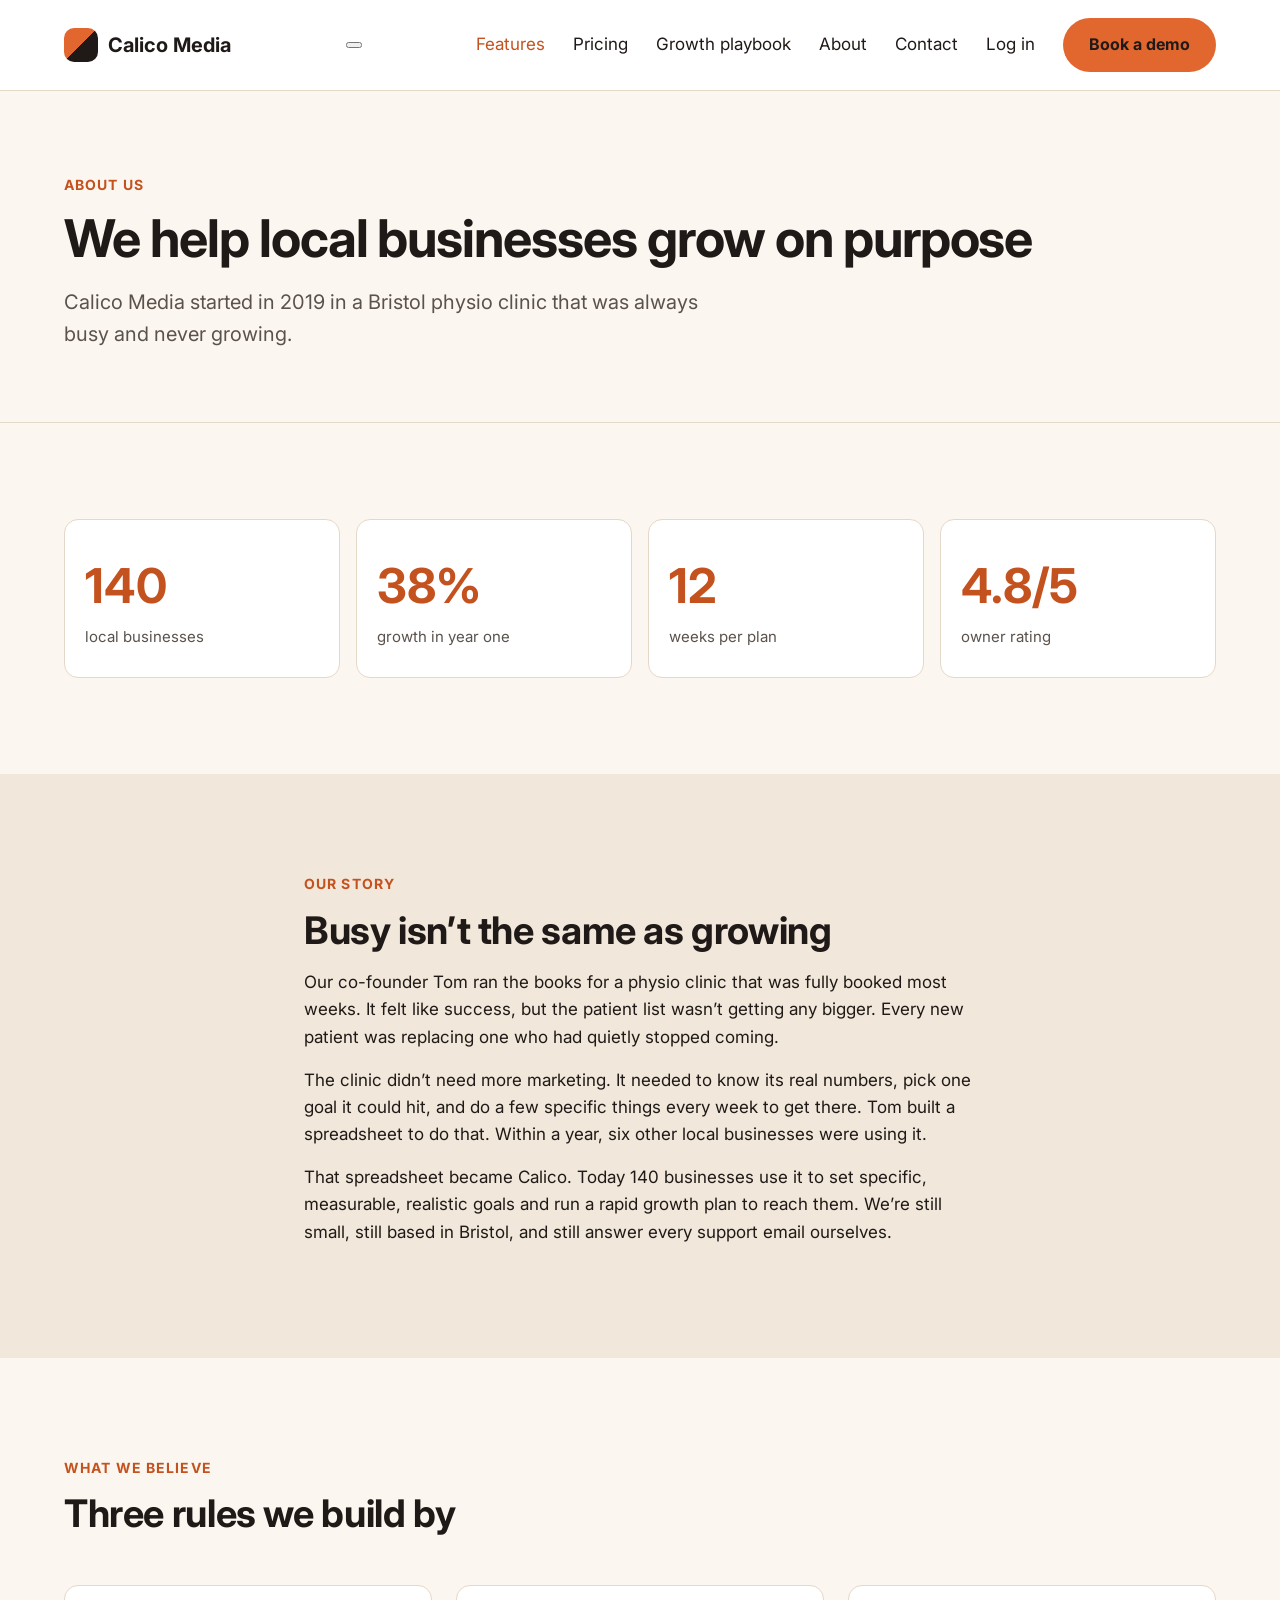
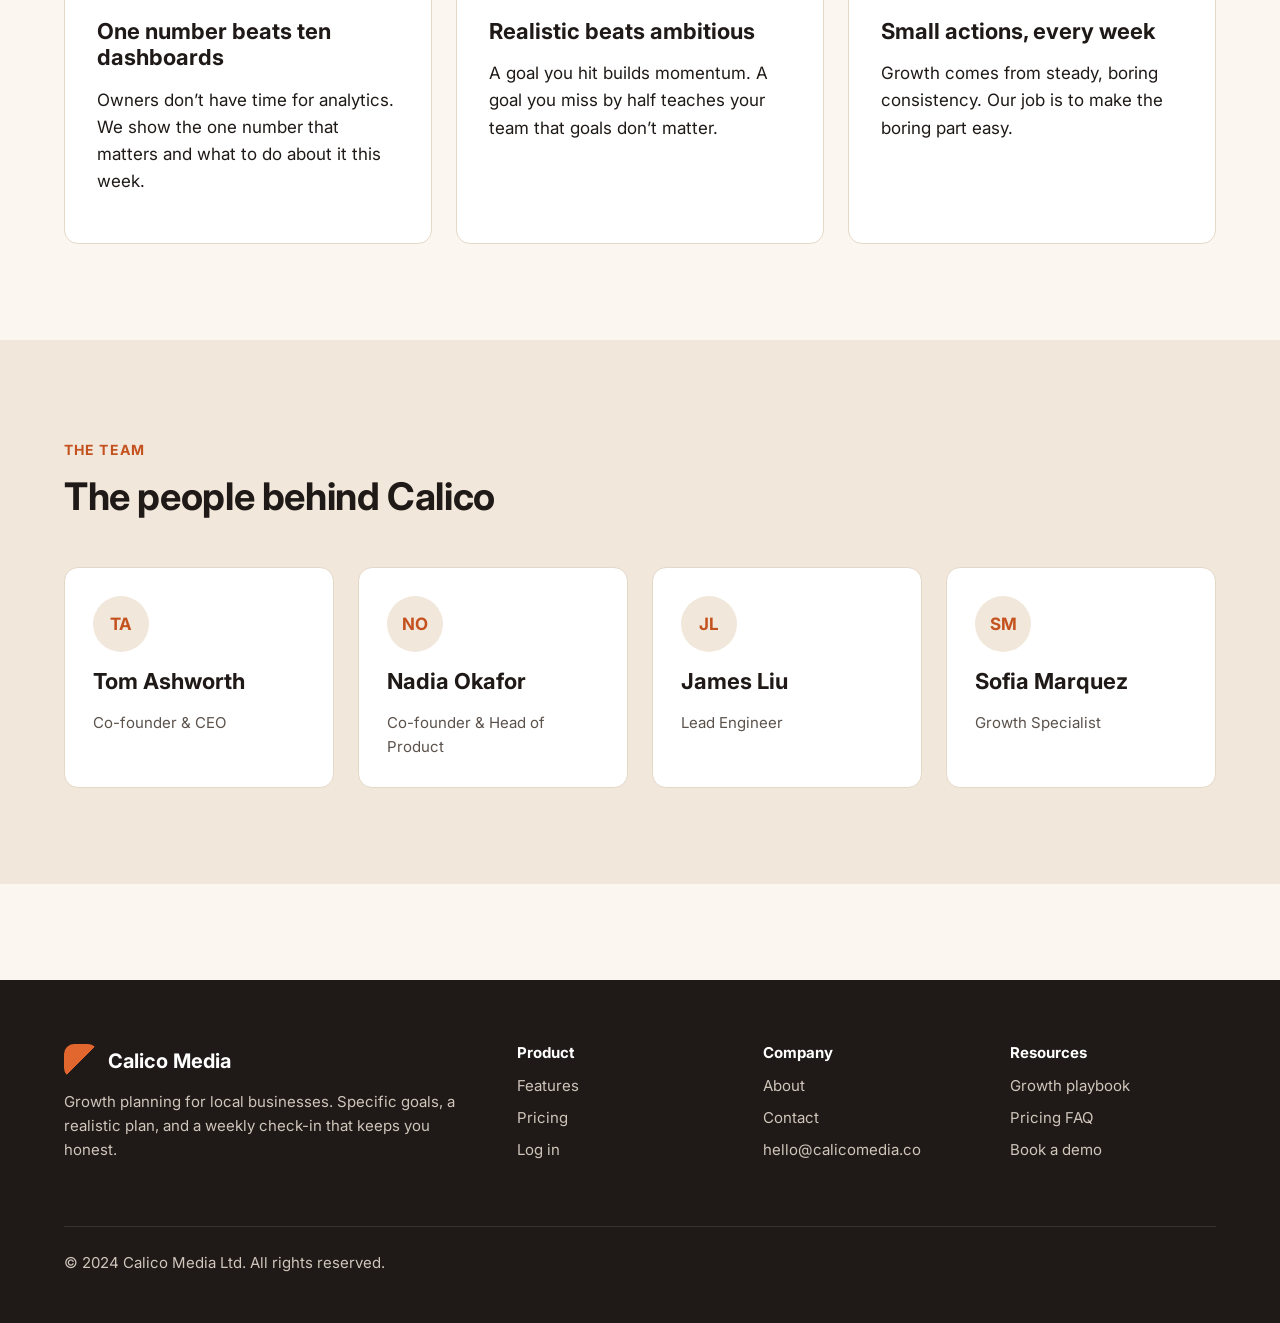
<file: public/about.html>
<!DOCTYPE html>
<html lang="en">
<head>
  <meta charset="utf-8">
  <meta name="viewport" content="width=device-width, initial-scale=1">
  <title>About | Calico Media</title>
  <meta name="description" content="Calico Media builds growth planning software for local businesses. Here is who we are and why we started.">
  <link rel="preconnect" href="https://fonts.googleapis.com">
  <link rel="preconnect" href="https://fonts.gstatic.com" crossorigin>
  <link href="https://fonts.googleapis.com/css2?family=Inter:wght@100;200;300;400;500;600;700;800;900&display=swap" rel="stylesheet">
  <link rel="stylesheet" href="css/styles.css">
</head>
<body>
<header class="site-header">
  <div class="container">
    <a class="logo" href="index.html"><span class="logo-mark"></span>Calico Media</a>

    <button class="nav-toggle" type="button" aria-label="Menu" aria-expanded="false" aria-controls="main-nav">
      <span class="nav-toggle-bar"></span>
      <span class="nav-toggle-bar"></span>
      <span class="nav-toggle-bar"></span>
    </button>

    <nav id="main-nav" aria-label="Main">
      <ul class="nav-links">
        <li><a href="features.html" aria-current="page">Features</a></li>
        <li><a href="pricing.html">Pricing</a></li>
        <li><a href="index.html#playbook">Growth playbook</a></li>
        <li><a href="about.html">About</a></li>
        <li><a href="contact.html">Contact</a></li>
        <li><a href="https://app.calicomedia.co/login">Log in</a></li>
        <li><a class="btn" href="contact.html">Book a demo</a></li>
      </ul>
    </nav>
  </div>
</header>

  <main>
    <section class="page-header">
      <div class="container">
        <span class="eyebrow">About us</span>
        <h1>We help local businesses grow on purpose</h1>
        <p class="lead">Calico Media started in 2019 in a Bristol physio clinic that was always busy and never growing.</p>
      </div>
    </section>

    <section class="section">
      <div class="container">
        <div class="stats">
          <div class="stat">
            <span class="stat-number">140</span>
            <span class="stat-label">local businesses</span>
          </div>
          <div class="stat">
            <span class="stat-number">38%</span>
            <span class="stat-label">growth in year one</span>
          </div>
          <div class="stat">
            <span class="stat-number">12</span>
            <span class="stat-label">weeks per plan</span>
          </div>
          <div class="stat">
            <span class="stat-number">4.8/5</span>
            <span class="stat-label">owner rating</span>
          </div>
        </div>
      </div>
    </section>

    <section class="section section--sand">
      <div class="container prose">
        <span class="eyebrow">Our story</span>
        <h2>Busy isn&rsquo;t the same as growing</h2>
        <p>Our co-founder Tom ran the books for a physio clinic that was fully booked most weeks. It felt like success, but the patient list wasn&rsquo;t getting any bigger. Every new patient was replacing one who had quietly stopped coming.</p>
        <p>The clinic didn&rsquo;t need more marketing. It needed to know its real numbers, pick one goal it could hit, and do a few specific things every week to get there. Tom built a spreadsheet to do that. Within a year, six other local businesses were using it.</p>
        <p>That spreadsheet became Calico. Today 140 businesses use it to set specific, measurable, realistic goals and run a rapid growth plan to reach them. We&rsquo;re still small, still based in Bristol, and still answer every support email ourselves.</p>
      </div>
    </section>

    <section class="section">
      <div class="container">
        <div class="section-intro">
          <span class="eyebrow">What we believe</span>
          <h2>Three rules we build by</h2>
        </div>
        <div class="steps">
          <div class="step">
            <h3>One number beats ten dashboards</h3>
            <p>Owners don&rsquo;t have time for analytics. We show the one number that matters and what to do about it this week.</p>
          </div>
          <div class="step">
            <h3>Realistic beats ambitious</h3>
            <p>A goal you hit builds momentum. A goal you miss by half teaches your team that goals don&rsquo;t matter.</p>
          </div>
          <div class="step">
            <h3>Small actions, every week</h3>
            <p>Growth comes from steady, boring consistency. Our job is to make the boring part easy.</p>
          </div>
        </div>
      </div>
    </section>

    <section class="section section--sand">
      <div class="container">
        <div class="section-intro">
          <span class="eyebrow">The team</span>
          <h2>The people behind Calico</h2>
        </div>
        <div class="team-grid">
          <div class="person">
            <div class="avatar">TA</div>
            <h3>Tom Ashworth</h3>
            <p>Co-founder &amp; CEO</p>
          </div>
          <div class="person">
            <div class="avatar">NO</div>
            <h3>Nadia Okafor</h3>
            <p>Co-founder &amp; Head of Product</p>
          </div>
          <div class="person">
            <div class="avatar">JL</div>
            <h3>James Liu</h3>
            <p>Lead Engineer</p>
          </div>
          <div class="person">
            <div class="avatar">SM</div>
            <h3>Sofia Marquez</h3>
            <p>Growth Specialist</p>
          </div>
        </div>
      </div>
    </section>
  </main>

  <footer class="site-footer">
    <div class="container">
      <div class="footer-grid">
        <div>
          <a class="logo" href="index.html"><span class="logo-mark"></span>Calico Media</a>
          <p>Growth planning for local businesses. Specific goals, a realistic plan, and a weekly check-in that keeps you honest.</p>
        </div>
        <div>
          <h4>Product</h4>
          <ul>
            <li><a href="features.html">Features</a></li>
            <li><a href="pricing.html">Pricing</a></li>
            <li><a href="https://app.calicomedia.co/login">Log in</a></li>
          </ul>
        </div>
        <div>
          <h4>Company</h4>
          <ul>
            <li><a href="about.html">About</a></li>
            <li><a href="contact.html">Contact</a></li>
            <li><a href="mailto:hello@calicomedia.co">hello@calicomedia.co</a></li>
          </ul>
        </div>
        <div>
          <h4>Resources</h4>
          <ul>
            <li><a href="index.html#playbook">Growth playbook</a></li>
            <li><a href="pricing.html#faq">Pricing FAQ</a></li>
            <li><a href="contact.html">Book a demo</a></li>
          </ul>
        </div>
      </div>
      <div class="footer-bottom">
        <p>&copy; 2024 Calico Media Ltd. All rights reserved.</p>
      </div>
    </div>
  </footer>
  <script src="js/nav.js"></script>
</body>
</html>
</file>
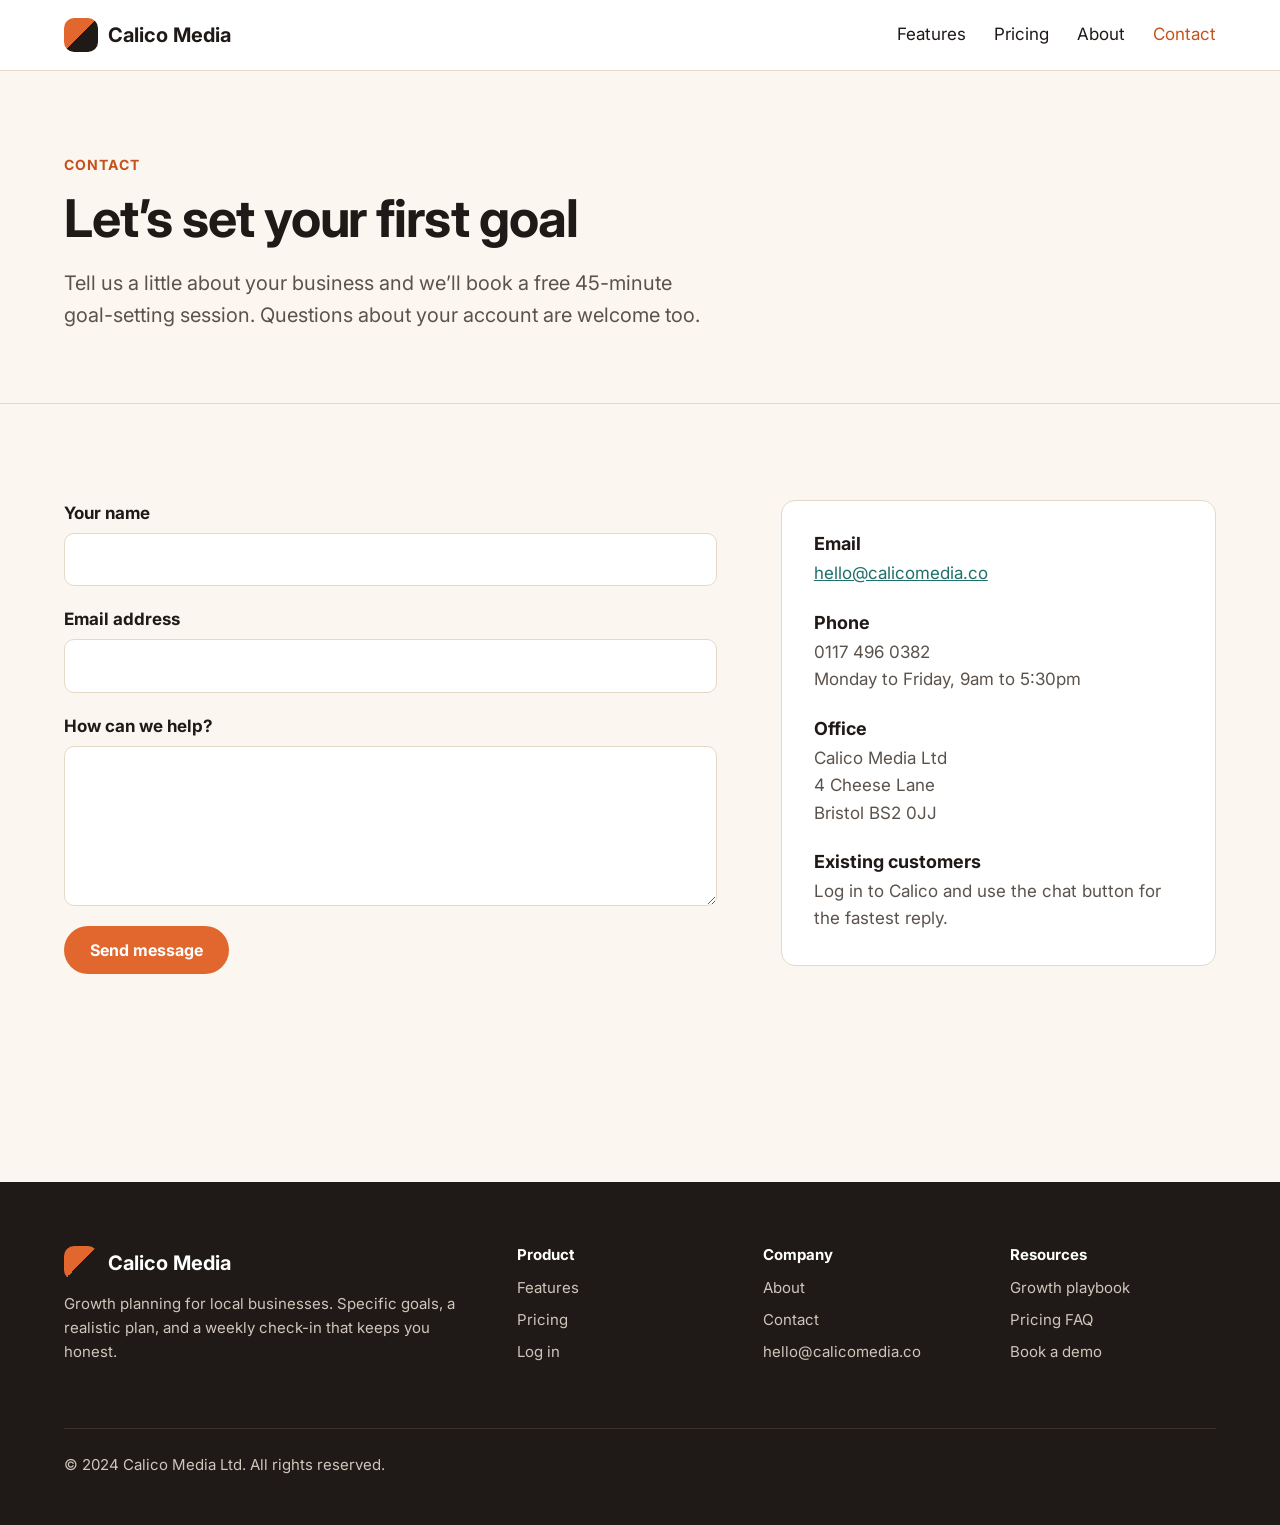
<file: public/contact.html>
<!DOCTYPE html>
<html lang="en">
<head>
  <meta charset="utf-8">
  <meta name="viewport" content="width=device-width, initial-scale=1">
  <title>Contact | Calico Media</title>
  <meta name="description" content="Book a demo or ask us a question. We reply within one business day.">
  <link rel="preconnect" href="https://fonts.googleapis.com">
  <link rel="preconnect" href="https://fonts.gstatic.com" crossorigin>
  <link href="https://fonts.googleapis.com/css2?family=Inter:wght@100;200;300;400;500;600;700;800;900&display=swap" rel="stylesheet">
  <link rel="stylesheet" href="css/styles.css">
</head>
<body>
  <header class="site-header">
    <div class="container">
      <a class="logo" href="index.html"><span class="logo-mark"></span>Calico Media</a>
      <nav aria-label="Main">
        <ul class="nav-links">
          <li><a href="features.html">Features</a></li>
          <li><a href="pricing.html">Pricing</a></li>
          <li><a href="about.html">About</a></li>
          <li><a href="contact.html" aria-current="page">Contact</a></li>
        </ul>
      </nav>
    </div>
  </header>

  <main>
    <section class="page-header">
      <div class="container">
        <span class="eyebrow">Contact</span>
        <h1>Let&rsquo;s set your first goal</h1>
        <p class="lead">Tell us a little about your business and we&rsquo;ll book a free 45-minute goal-setting session. Questions about your account are welcome too.</p>
      </div>
    </section>

    <section class="section">
      <div class="container contact-layout">
        <form class="contact-form" id="contact-form" action="/contact" method="post">

  <!-- Honeypot: real visitors should leave this empty -->
          <div class="form-honeypot">
           <label for="website">Website</label>
            <input
              type="text"
              id="website"
              name="website"
              tabindex="-1"
              autocomplete="off"
              >
          </div>

  <!-- Form load timestamp -->
          <input type="hidden" id="form-loaded-at" name="form_loaded_at">

          <label for="name">Your name</label>
          <input type="text" id="name" name="name" required>

          <label for="email">Email address</label>
          <input type="email" id="email" name="email" required>

          <label for="message">How can we help?</label>
          <textarea id="message" name="message" required></textarea>

          <button class="btn" type="submit">Send message</button>
          <p class="form-status" id="form-status" role="status"></p>
        </form>

        <aside class="contact-aside">
          <h3>Email</h3>
          <p><a href="mailto:hello@calicomedia.co">hello@calicomedia.co</a></p>
          <h3>Phone</h3>
          <p>0117 496 0382<br>Monday to Friday, 9am to 5:30pm</p>
          <h3>Office</h3>
          <p>Calico Media Ltd<br>4 Cheese Lane<br>Bristol BS2 0JJ</p>
          <h3>Existing customers</h3>
          <p>Log in to Calico and use the chat button for the fastest reply.</p>
        </aside>
      </div>
    </section>
  </main>

  <footer class="site-footer">
    <div class="container">
      <div class="footer-grid">
        <div>
          <a class="logo" href="index.html"><span class="logo-mark"></span>Calico Media</a>
          <p>Growth planning for local businesses. Specific goals, a realistic plan, and a weekly check-in that keeps you honest.</p>
        </div>
        <div>
          <h4>Product</h4>
          <ul>
            <li><a href="features.html">Features</a></li>
            <li><a href="pricing.html">Pricing</a></li>
            <li><a href="https://app.calicomedia.co/login">Log in</a></li>
          </ul>
        </div>
        <div>
          <h4>Company</h4>
          <ul>
            <li><a href="about.html">About</a></li>
            <li><a href="contact.html">Contact</a></li>
            <li><a href="mailto:hello@calicomedia.co">hello@calicomedia.co</a></li>
          </ul>
        </div>
        <div>
          <h4>Resources</h4>
          <ul>
            <li><a href="index.html#playbook">Growth playbook</a></li>
            <li><a href="pricing.html#faq">Pricing FAQ</a></li>
            <li><a href="contact.html">Book a demo</a></li>
          </ul>
        </div>
      </div>
      <div class="footer-bottom">
        <p>&copy; 2024 Calico Media Ltd. All rights reserved.</p>
      </div>
    </div>
  </footer>
  <script src="js/contact.js"></script>
</body>
</html>
</file>
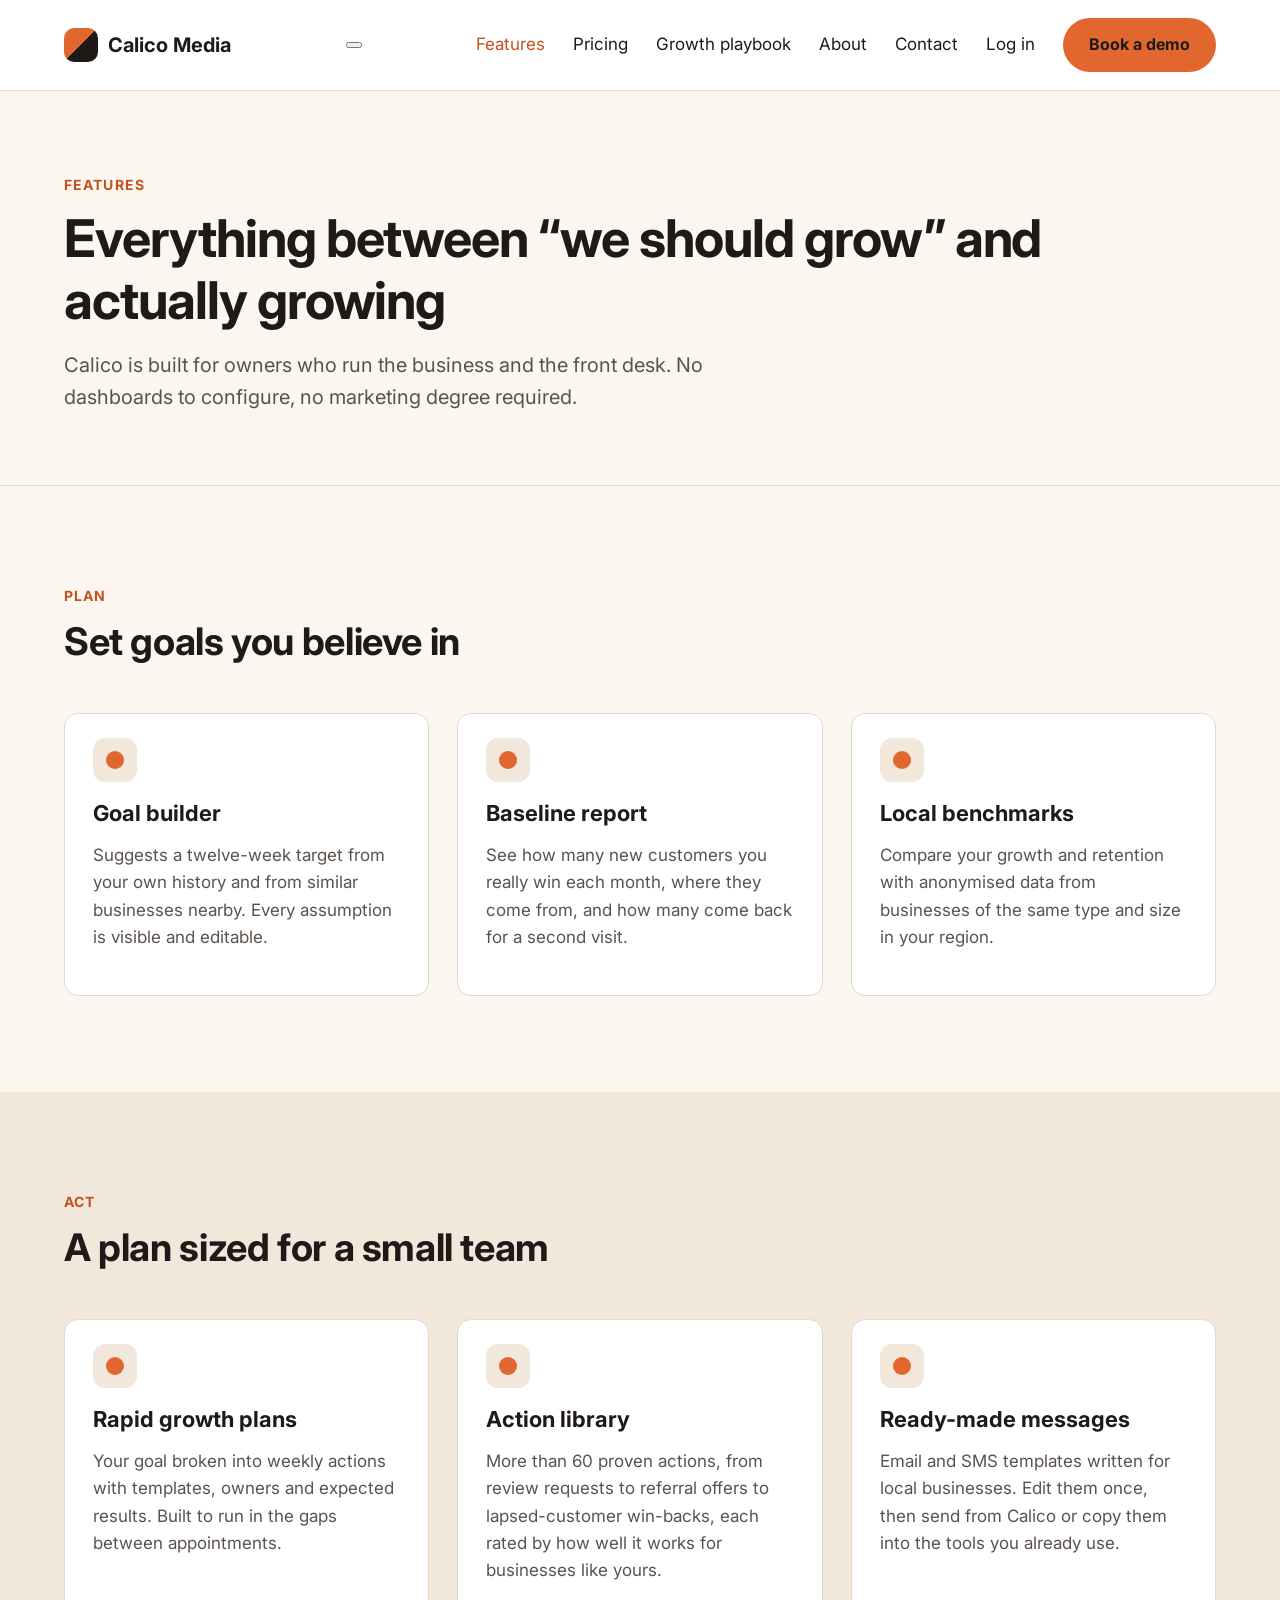
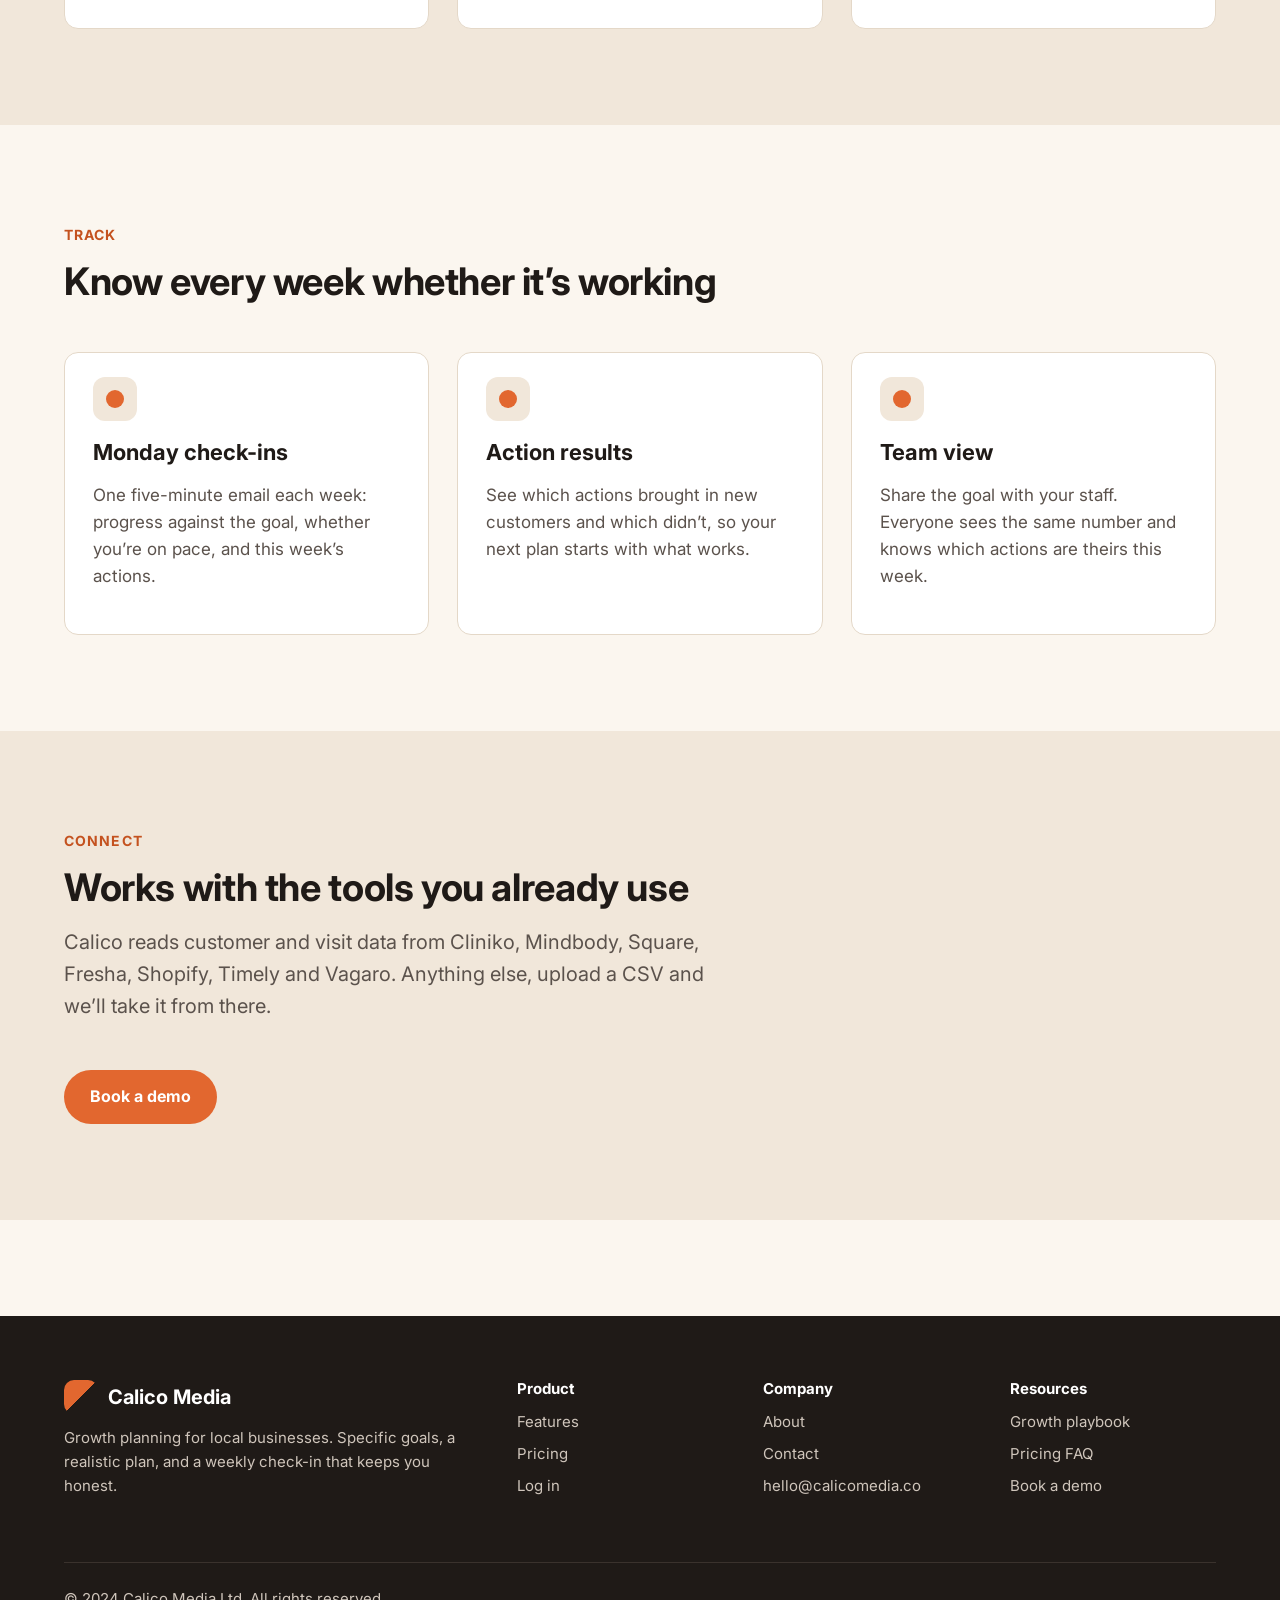
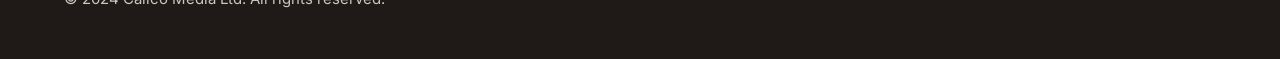
<file: public/features.html>
<!DOCTYPE html>
<html lang="en">
<head>
  <meta charset="utf-8">
  <meta name="viewport" content="width=device-width, initial-scale=1">
  <title>Features | Calico Media</title>
  <meta name="description" content="Goal builder, rapid growth plans, Monday check-ins and more. See everything Calico does to help local businesses grow.">
  <link rel="preconnect" href="https://fonts.googleapis.com">
  <link rel="preconnect" href="https://fonts.gstatic.com" crossorigin>
  <link href="https://fonts.googleapis.com/css2?family=Inter:wght@100;200;300;400;500;600;700;800;900&display=swap" rel="stylesheet">
  <link rel="stylesheet" href="css/styles.css">
</head>
<body>
 <header class="site-header">
  <div class="container">
    <a class="logo" href="index.html"><span class="logo-mark"></span>Calico Media</a>

    <button class="nav-toggle" type="button" aria-label="Menu" aria-expanded="false" aria-controls="main-nav">
      <span class="nav-toggle-bar"></span>
      <span class="nav-toggle-bar"></span>
      <span class="nav-toggle-bar"></span>
    </button>

    <nav id="main-nav" aria-label="Main">
      <ul class="nav-links">
        <li><a href="features.html" aria-current="page">Features</a></li>
        <li><a href="pricing.html">Pricing</a></li>
        <li><a href="index.html#playbook">Growth playbook</a></li>
        <li><a href="about.html">About</a></li>
        <li><a href="contact.html">Contact</a></li>
        <li><a href="https://app.calicomedia.co/login">Log in</a></li>
        <li><a class="btn" href="contact.html">Book a demo</a></li>
      </ul>
    </nav>
  </div>
</header>

  <main>
    <section class="page-header">
      <div class="container">
        <span class="eyebrow">Features</span>
        <h1>Everything between &ldquo;we should grow&rdquo; and actually growing</h1>
        <p class="lead">Calico is built for owners who run the business and the front desk. No dashboards to configure, no marketing degree required.</p>
      </div>
    </section>

    <section class="section">
      <div class="container">
        <div class="section-intro">
          <span class="eyebrow">Plan</span>
          <h2>Set goals you believe in</h2>
        </div>
        <div class="card-grid">
          <div class="card">
            <div class="card-body">
              <div class="icon-dot"></div>
              <h3>Goal builder</h3>
              <p>Suggests a twelve-week target from your own history and from similar businesses nearby. Every assumption is visible and editable.</p>
            </div>
          </div>
          <div class="card">
            <div class="card-body">
              <div class="icon-dot"></div>
              <h3>Baseline report</h3>
              <p>See how many new customers you really win each month, where they come from, and how many come back for a second visit.</p>
            </div>
          </div>
          <div class="card">
            <div class="card-body">
              <div class="icon-dot"></div>
              <h3>Local benchmarks</h3>
              <p>Compare your growth and retention with anonymised data from businesses of the same type and size in your region.</p>
            </div>
          </div>
        </div>
      </div>
    </section>

    <section class="section section--sand">
      <div class="container">
        <div class="section-intro">
          <span class="eyebrow">Act</span>
          <h2>A plan sized for a small team</h2>
        </div>
        <div class="card-grid">
          <div class="card">
            <div class="card-body">
              <div class="icon-dot"></div>
              <h3>Rapid growth plans</h3>
              <p>Your goal broken into weekly actions with templates, owners and expected results. Built to run in the gaps between appointments.</p>
            </div>
          </div>
          <div class="card">
            <div class="card-body">
              <div class="icon-dot"></div>
              <h3>Action library</h3>
              <p>More than 60 proven actions, from review requests to referral offers to lapsed-customer win-backs, each rated by how well it works for businesses like yours.</p>
            </div>
          </div>
          <div class="card">
            <div class="card-body">
              <div class="icon-dot"></div>
              <h3>Ready-made messages</h3>
              <p>Email and SMS templates written for local businesses. Edit them once, then send from Calico or copy them into the tools you already use.</p>
            </div>
          </div>
        </div>
      </div>
    </section>

    <section class="section">
      <div class="container">
        <div class="section-intro">
          <span class="eyebrow">Track</span>
          <h2>Know every week whether it&rsquo;s working</h2>
        </div>
        <div class="card-grid">
          <div class="card">
            <div class="card-body">
              <div class="icon-dot"></div>
              <h3>Monday check-ins</h3>
              <p>One five-minute email each week: progress against the goal, whether you&rsquo;re on pace, and this week&rsquo;s actions.</p>
            </div>
          </div>
          <div class="card">
            <div class="card-body">
              <div class="icon-dot"></div>
              <h3>Action results</h3>
              <p>See which actions brought in new customers and which didn&rsquo;t, so your next plan starts with what works.</p>
            </div>
          </div>
          <div class="card">
            <div class="card-body">
              <div class="icon-dot"></div>
              <h3>Team view</h3>
              <p>Share the goal with your staff. Everyone sees the same number and knows which actions are theirs this week.</p>
            </div>
          </div>
        </div>
      </div>
    </section>

    <section class="section section--sand">
      <div class="container">
        <div class="section-intro">
          <span class="eyebrow">Connect</span>
          <h2>Works with the tools you already use</h2>
          <p class="lead">Calico reads customer and visit data from Cliniko, Mindbody, Square, Fresha, Shopify, Timely and Vagaro. Anything else, upload a CSV and we&rsquo;ll take it from there.</p>
        </div>
        <a class="btn" href="contact.html">Book a demo</a>
      </div>
    </section>
  </main>

  <footer class="site-footer">
    <div class="container">
      <div class="footer-grid">
        <div>
          <a class="logo" href="index.html"><span class="logo-mark"></span>Calico Media</a>
          <p>Growth planning for local businesses. Specific goals, a realistic plan, and a weekly check-in that keeps you honest.</p>
        </div>
        <div>
          <h4>Product</h4>
          <ul>
            <li><a href="features.html">Features</a></li>
            <li><a href="pricing.html">Pricing</a></li>
            <li><a href="https://app.calicomedia.co/login">Log in</a></li>
          </ul>
        </div>
        <div>
          <h4>Company</h4>
          <ul>
            <li><a href="about.html">About</a></li>
            <li><a href="contact.html">Contact</a></li>
            <li><a href="mailto:hello@calicomedia.co">hello@calicomedia.co</a></li>
          </ul>
        </div>
        <div>
          <h4>Resources</h4>
          <ul>
            <li><a href="index.html#playbook">Growth playbook</a></li>
            <li><a href="pricing.html#faq">Pricing FAQ</a></li>
            <li><a href="contact.html">Book a demo</a></li>
          </ul>
        </div>
      </div>
      <div class="footer-bottom">
        <p>&copy; 2024 Calico Media Ltd. All rights reserved.</p>
      </div>
    </div>
  </footer>
  <script src="js/nav.js"></script>
</body>
</html>
</file>
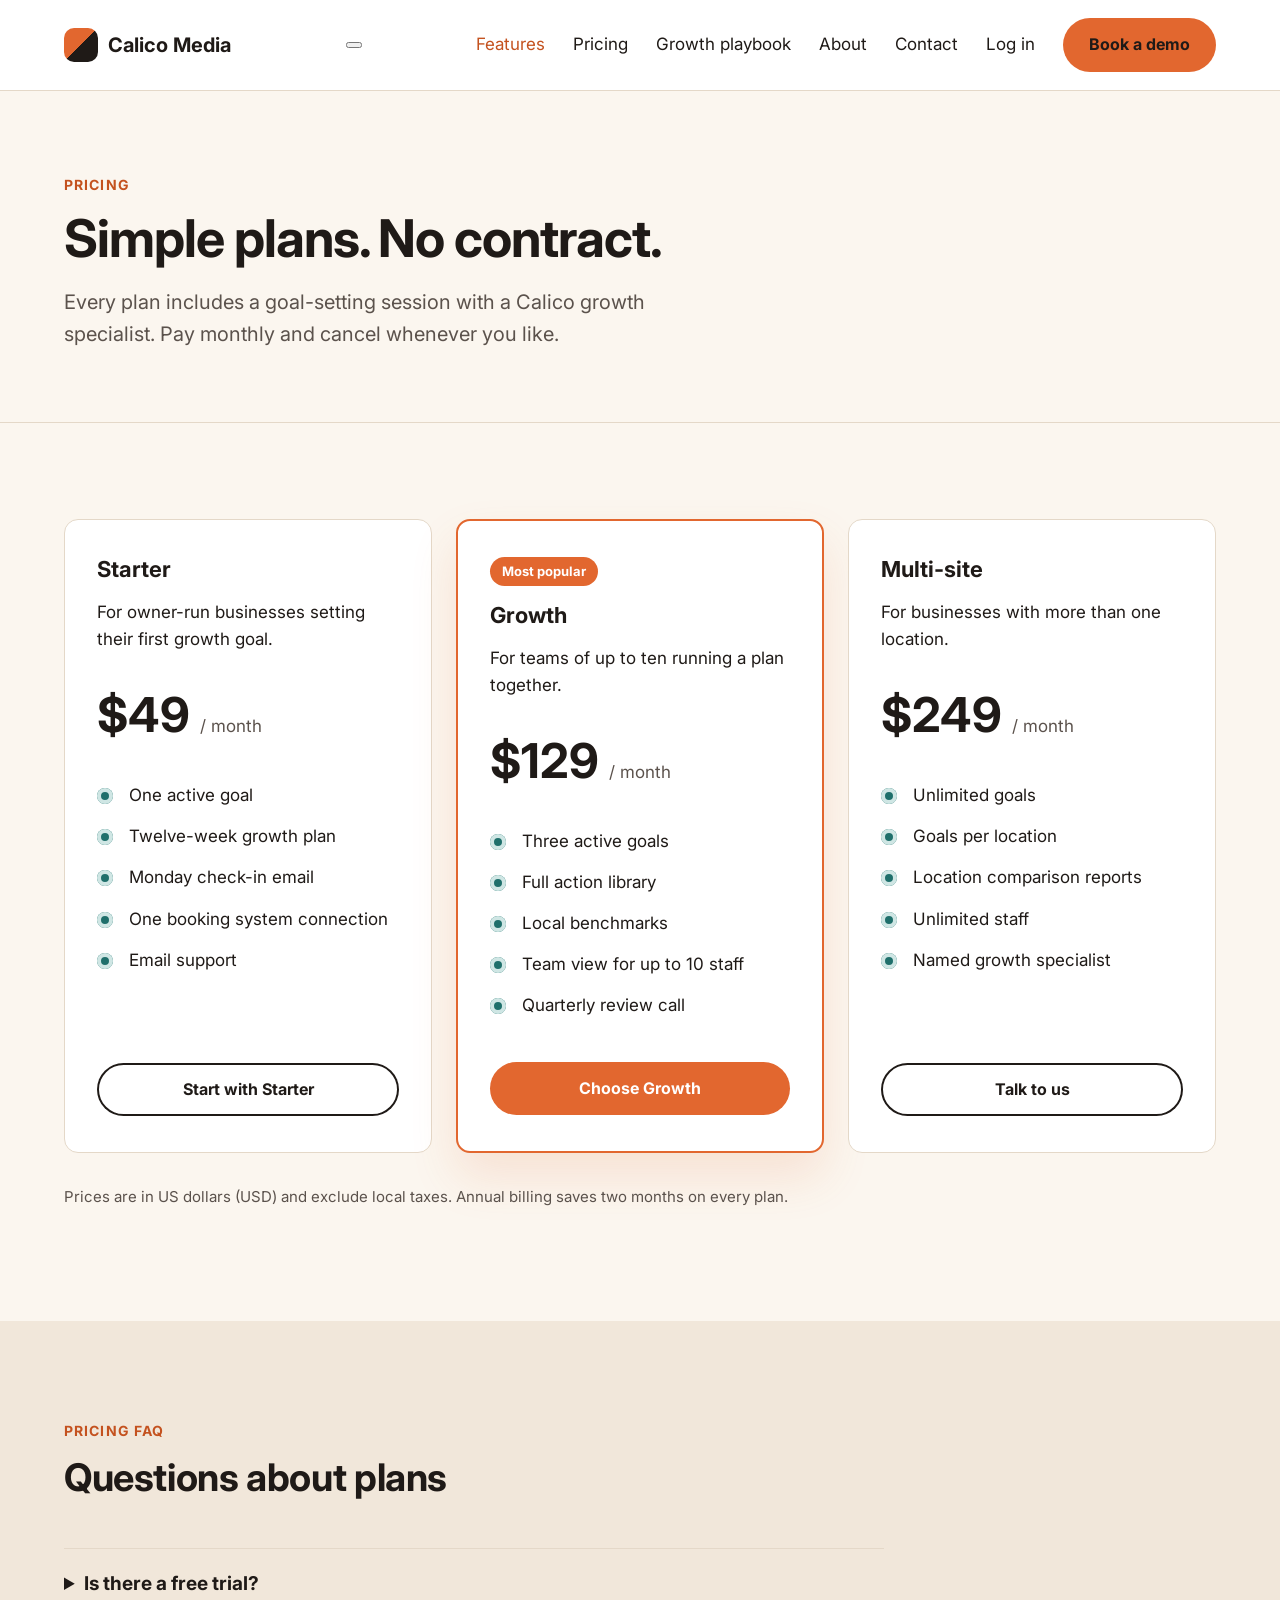
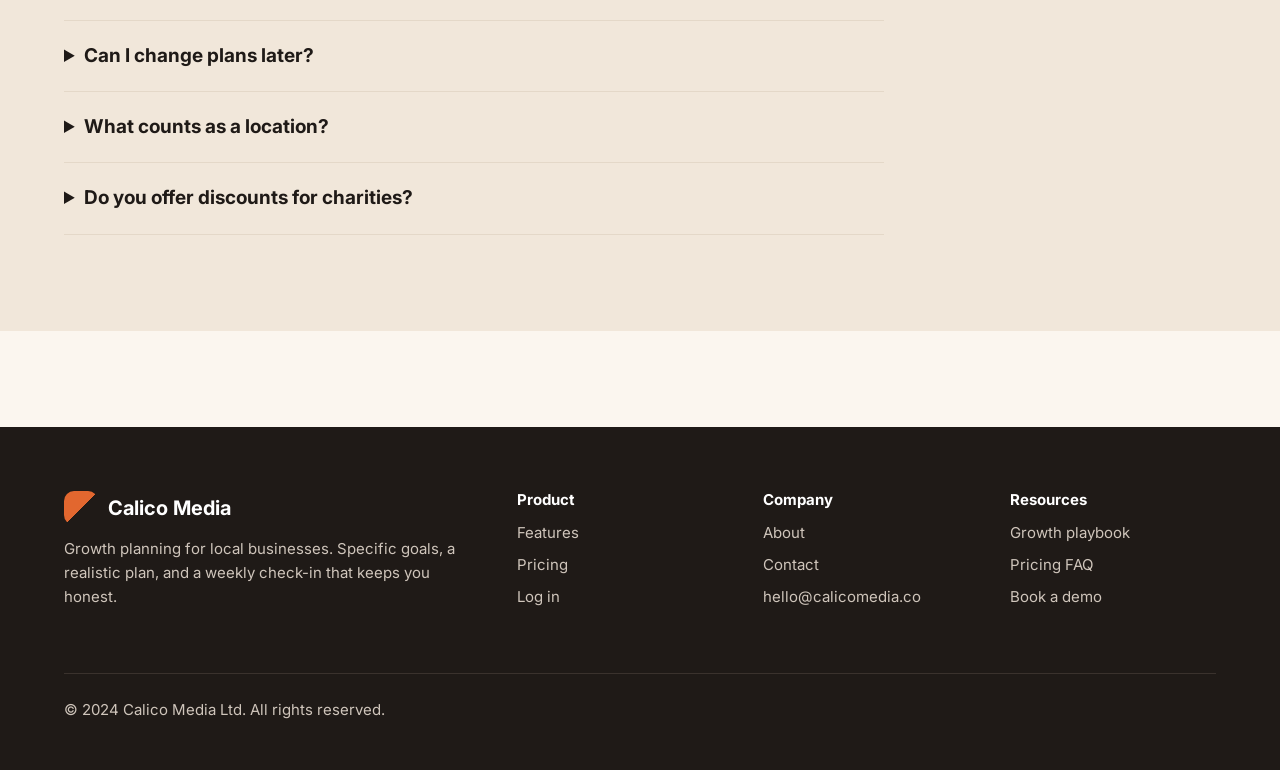
<file: public/pricing.html>
<!DOCTYPE html>
<html lang="en">
<head>
  <meta charset="utf-8">
  <meta name="viewport" content="width=device-width, initial-scale=1">
  <title>Pricing | Calico Media</title>
  <meta name="description" content="Simple monthly plans for local businesses. No contract, cancel any time.">
  <link rel="preconnect" href="https://fonts.googleapis.com">
  <link rel="preconnect" href="https://fonts.gstatic.com" crossorigin>
  <link href="https://fonts.googleapis.com/css2?family=Inter:wght@100;200;300;400;500;600;700;800;900&display=swap" rel="stylesheet">
  <link rel="stylesheet" href="css/styles.css">
</head>
<body>
<header class="site-header">
  <div class="container">
    <a class="logo" href="index.html"><span class="logo-mark"></span>Calico Media</a>

    <button class="nav-toggle" type="button" aria-label="Menu" aria-expanded="false" aria-controls="main-nav">
      <span class="nav-toggle-bar"></span>
      <span class="nav-toggle-bar"></span>
      <span class="nav-toggle-bar"></span>
    </button>

    <nav id="main-nav" aria-label="Main">
      <ul class="nav-links">
        <li><a href="features.html" aria-current="page">Features</a></li>
        <li><a href="pricing.html">Pricing</a></li>
        <li><a href="index.html#playbook">Growth playbook</a></li>
        <li><a href="about.html">About</a></li>
        <li><a href="contact.html">Contact</a></li>
        <li><a href="https://app.calicomedia.co/login">Log in</a></li>
        <li><a class="btn" href="contact.html">Book a demo</a></li>
      </ul>
    </nav>
  </div>
</header>

  <main>
    <section class="page-header">
      <div class="container">
        <span class="eyebrow">Pricing</span>
        <h1>Simple plans. No contract.</h1>
        <p class="lead">Every plan includes a goal-setting session with a Calico growth specialist. Pay monthly and cancel whenever you like.</p>
      </div>
    </section>

    <section class="section">
      <div class="container">
        <div class="pricing-grid">
          <div class="pricing-card">
            <h3>Starter</h3>
            <p>For owner-run businesses setting their first growth goal.</p>
            <p class="price">$49 <small>/ month</small></p>
            <ul class="check-list">
              <li>One active goal</li>
              <li>Twelve-week growth plan</li>
              <li>Monday check-in email</li>
              <li>One booking system connection</li>
              <li>Email support</li>
            </ul>
            <a class="btn btn--ghost" href="contact.html">Start with Starter</a>
          </div>
          <div class="pricing-card pricing-card--featured">
            <span class="plan-badge">Most popular</span>
            <h3>Growth</h3>
            <p>For teams of up to ten running a plan together.</p>
            <p class="price">$129 <small>/ month</small></p>
            <ul class="check-list">
              <li>Three active goals</li>
              <li>Full action library</li>
              <li>Local benchmarks</li>
              <li>Team view for up to 10 staff</li>
              <li>Quarterly review call</li>
            </ul>
            <a class="btn" href="contact.html">Choose Growth</a>
          </div>
          <div class="pricing-card">
            <h3>Multi-site</h3>
            <p>For businesses with more than one location.</p>
            <p class="price">$249 <small>/ month</small></p>
            <ul class="check-list">
              <li>Unlimited goals</li>
              <li>Goals per location</li>
              <li>Location comparison reports</li>
              <li>Unlimited staff</li>
              <li>Named growth specialist</li>
            </ul>
            <a class="btn btn--ghost" href="contact.html">Talk to us</a>
          </div>
        </div>
        <p class="pricing-note">Prices are in US dollars (USD) and exclude local taxes. Annual billing saves two months on every plan.</p>
      </div>
    </section>

    <section class="section section--sand" id="faq">
      <div class="container">
        <div class="section-intro">
          <span class="eyebrow">Pricing FAQ</span>
          <h2>Questions about plans</h2>
        </div>
        <div class="faq">
          <details>
            <summary>Is there a free trial?</summary>
            <p>Instead of a trial we run a free 45-minute goal-setting session. You leave with a real goal and a draft plan, whether or not you sign up.</p>
          </details>
          <details>
            <summary>Can I change plans later?</summary>
            <p>Yes. Upgrade or downgrade from your account settings and we&rsquo;ll adjust your next invoice.</p>
          </details>
          <details>
            <summary>What counts as a location?</summary>
            <p>Any site with its own booking calendar or till. Mobile businesses with one calendar count as one location.</p>
          </details>
          <details>
            <summary>Do you offer discounts for charities?</summary>
            <p>Registered charities and community interest companies get 30% off any plan. Mention it when you book your demo.</p>
          </details>
        </div>
      </div>
    </section>
  </main>

  <footer class="site-footer">
    <div class="container">
      <div class="footer-grid">
        <div>
          <a class="logo" href="index.html"><span class="logo-mark"></span>Calico Media</a>
          <p>Growth planning for local businesses. Specific goals, a realistic plan, and a weekly check-in that keeps you honest.</p>
        </div>
        <div>
          <h4>Product</h4>
          <ul>
            <li><a href="features.html">Features</a></li>
            <li><a href="pricing.html">Pricing</a></li>
            <li><a href="https://app.calicomedia.co/login">Log in</a></li>
          </ul>
        </div>
        <div>
          <h4>Company</h4>
          <ul>
            <li><a href="about.html">About</a></li>
            <li><a href="contact.html">Contact</a></li>
            <li><a href="mailto:hello@calicomedia.co">hello@calicomedia.co</a></li>
          </ul>
        </div>
        <div>
          <h4>Resources</h4>
          <ul>
            <li><a href="index.html#playbook">Growth playbook</a></li>
            <li><a href="pricing.html#faq">Pricing FAQ</a></li>
            <li><a href="contact.html">Book a demo</a></li>
          </ul>
        </div>
      </div>
      <div class="footer-bottom">
        <p>&copy; 2024 Calico Media Ltd. All rights reserved.</p>
      </div>
    </div>
  </footer>
  <script src="js/nav.js"></script>
</body>
</html>
</file>
<file: public/css/styles.css>
/* Calico Media marketing site */

:root {
  --ink: #1f1a17;
  --ink-soft: #5b524c;
  --cream: #fbf6ef;
  --sand: #f1e7da;
  --white: #ffffff;
  --orange: #e2672f;
  --orange-dark: #c4521f;
  --teal: #1f6f6b;
  --line: #e4d8c8;
  --radius: 14px;
}

*,
*::before,
*::after {
  box-sizing: border-box;
}

body {
  margin: 0;
  font-family: 'Inter', -apple-system, BlinkMacSystemFont, 'Segoe UI', sans-serif;
  font-weight: 400;
  font-size: 17px;
  line-height: 1.6;
  color: var(--ink);
  background: var(--cream);
}

h1,
h2,
h3,
h4 {
  font-weight: 700;
  line-height: 1.2;
  margin: 0 0 16px;
}

h1 {
  font-size: 52px;
  letter-spacing: -0.02em;
}

h2 {
  font-size: 38px;
  letter-spacing: -0.01em;
}

h3 {
  font-size: 22px;
}

p {
  margin: 0 0 16px;
}

a {
  color: var(--teal);
}

img {
  max-width: 100%;
}

.container {
  max-width: 1200px;
  margin: 0 auto;
  padding: 0 24px;
}

.section {
  padding: 96px 0;
}

.section--sand {
  background: var(--sand);
}

.eyebrow {
  display: inline-block;
  font-size: 14px;
  font-weight: 700;
  letter-spacing: 0.08em;
  text-transform: uppercase;
  color: var(--orange-dark);
  margin-bottom: 12px;
}

.lead {
  font-size: 20px;
  color: var(--ink-soft);
  max-width: 640px;
}

.section-intro {
  max-width: 680px;
  margin-bottom: 48px;
}

.btn {
  display: inline-block;
  padding: 14px 26px;
  border-radius: 999px;
  background: var(--orange);
  color: var(--white);
  font-weight: 700;
  text-decoration: none;
  border: 0;
  font-size: 16px;
  font-family: inherit;
  cursor: pointer;
}

.btn:hover {
  background: var(--orange-dark);
}

.btn--ghost {
  background: transparent;
  color: inherit;
  box-shadow: inset 0 0 0 2px currentColor;
}

.btn--ghost:hover {
  background: rgba(255, 255, 255, 0.1);
}

/* Header */

.site-header {
  background: var(--white);
  border-bottom: 1px solid var(--line);
}

.site-header .container {
  display: flex;
  flex-wrap: wrap;
  align-items: center;
  justify-content: space-between;
  gap: 12px 32px;
  padding-top: 18px;
  padding-bottom: 18px;
}

.logo {
  display: flex;
  align-items: center;
  gap: 10px;
  flex-shrink: 0;
  font-size: 20px;
  font-weight: 700;
  color: var(--ink);
  text-decoration: none;
}

.logo-mark {
  width: 34px;
  height: 34px;
  border-radius: 10px;
  background: linear-gradient(135deg, var(--orange) 0%, var(--orange) 50%, var(--ink) 50%, var(--ink) 100%);
}

.nav-links {
  display: flex;
  flex-wrap: wrap;
  align-items: center;
  gap: 8px 28px;
  list-style: none;
  margin: 0;
  padding: 0;
}

.nav-links a {
  color: var(--ink);
  text-decoration: none;
}

.nav-links a:hover,
.nav-links a[aria-current='page'] {
  color: var(--orange-dark);
}

.site-header--home {
  background: var(--ink);
  border-bottom: 0;
}

.site-header--home .logo,
.site-header--home .nav-links a {
  color: var(--white);
}

.site-header--home .logo-mark {
  background: linear-gradient(135deg, var(--orange) 0%, var(--orange) 50%, var(--white) 50%, var(--white) 100%);
}

.site-header--home .container {
  flex-wrap: nowrap;
}

.site-header--home nav {
  min-width: 0;
}

.site-header--home .nav-links {
  flex-wrap: nowrap;
  gap: 0;
}

.site-header--home .nav-links li {
  min-width: 0;
}

.site-header--home .nav-links a {
  display: block;
  padding: 0 14px;
  white-space: nowrap;
}

.site-header--home .nav-links li:last-child {
  flex-shrink: 0;
}

.site-header--home .nav-links .btn {
  margin-left: 12px;
  padding: 10px 20px;
}

/* Home hero */

.hero {
  background: var(--ink);
  color: var(--white);
  padding: 56px 0 88px;
}

.hero-inner {
  display: flex;
  align-items: center;
  gap: 56px;
}

.hero-text {
  flex: 1;
}

.hero-text .lead {
  color: #d9cfc5;
}

.hero-actions {
  display: flex;
  flex-wrap: wrap;
  gap: 12px;
  margin-top: 32px;
}

.hero-media {
  width: 600px;
  flex-shrink: 0;
}

.hero-image {
  width: 100%;
  aspect-ratio: 4 / 3;
  object-fit: cover;
  border-radius: var(--radius);
  display: block;
}

/* Trust strip */

.trust {
  padding: 40px 0;
  border-bottom: 1px solid var(--line);
  text-align: center;
}

.trust p {
  color: var(--ink-soft);
  font-size: 15px;
}

.trust-list {
  display: flex;
  flex-wrap: wrap;
  justify-content: center;
  gap: 12px 40px;
  list-style: none;
  margin: 0;
  padding: 0;
  font-weight: 700;
  font-size: 18px;
  color: #8a7d72;
}

/* Steps */

.steps {
  display: grid;
  grid-template-columns: repeat(auto-fit, minmax(240px, 1fr));
  gap: 24px;
}

.step {
  background: var(--white);
  border: 1px solid var(--line);
  border-radius: var(--radius);
  padding: 32px;
}

.step-number {
  display: inline-flex;
  align-items: center;
  justify-content: center;
  width: 40px;
  height: 40px;
  border-radius: 50%;
  background: var(--sand);
  color: var(--orange-dark);
  font-weight: 700;
  margin-bottom: 16px;
}

/* Check list */

.check-list {
  list-style: none;
  margin: 24px 0 0;
  padding: 0;
}

.check-list li {
  position: relative;
  padding-left: 32px;
  margin-bottom: 14px;
}

.check-list li::before {
  content: '';
  position: absolute;
  left: 0;
  top: 6px;
  width: 16px;
  height: 16px;
  border-radius: 50%;
  background: var(--teal);
  box-shadow: inset 0 0 0 4px #cfe6e4;
}

/* FAQ */

.faq {
  max-width: 820px;
}

.faq details {
  border-top: 1px solid var(--line);
  padding: 20px 0;
}

.faq details:last-child {
  border-bottom: 1px solid var(--line);
}

.faq summary {
  font-weight: 700;
  font-size: 19px;
  cursor: pointer;
}

.faq details p {
  margin-top: 12px;
  color: var(--ink-soft);
}

/* Feature rows */

.feature-row {
  display: grid;
  grid-template-columns: 1fr 1fr;
  gap: 64px;
  align-items: center;
  margin-bottom: 96px;
}

.feature-row:last-child {
  margin-bottom: 0;
}

.feature-row--reverse .feature-media {
  order: 2;
}

.feature-media img {
  display: block;
  width: 100%;
  aspect-ratio: 4 / 3;
  object-fit: cover;
  border-radius: var(--radius);
}

/* Playbook */

.playbook-grid {
  display: grid;
  grid-template-columns: repeat(3, 1fr);
  gap: 28px;
}

/* Card grid */

.card-grid {
  display: grid;
  grid-template-columns: repeat(3, 1fr);
  gap: 28px;
}

.card {
  background: var(--white);
  border: 1px solid var(--line);
  border-radius: var(--radius);
  overflow: hidden;
}

.card img {
  display: block;
  width: 100%;
  aspect-ratio: 16 / 10;
  object-fit: cover;
}

.card-body {
  padding: 24px 28px 28px;
}

.card-body p {
  color: var(--ink-soft);
}

.card-tag {
  font-size: 13px;
  font-weight: 700;
  text-transform: uppercase;
  letter-spacing: 0.06em;
  color: var(--teal);
}

.icon-dot {
  width: 44px;
  height: 44px;
  border-radius: 12px;
  background: var(--sand);
  margin-bottom: 18px;
  position: relative;
}

.icon-dot::after {
  content: '';
  position: absolute;
  inset: 13px;
  border-radius: 50%;
  background: var(--orange);
}

/* CTA band */

.cta-band {
  background: var(--ink);
  color: var(--white);
  border-radius: 24px;
  overflow: hidden;
}

.cta-band img {
  display: block;
  width: 100%;
  aspect-ratio: 21 / 8;
  object-fit: cover;
}

.cta-body {
  padding: 48px;
  display: flex;
  flex-wrap: wrap;
  align-items: center;
  justify-content: space-between;
  gap: 24px;
}

.cta-body h2 {
  margin: 0;
  max-width: 620px;
}

/* Page header (inner pages) */

.page-header {
  padding: 80px 0 56px;
  border-bottom: 1px solid var(--line);
}

/* Pricing */

.pricing-grid {
  display: grid;
  grid-template-columns: repeat(auto-fit, minmax(260px, 1fr));
  gap: 24px;
  align-items: stretch;
}

.pricing-card {
  background: var(--white);
  border: 1px solid var(--line);
  border-radius: var(--radius);
  padding: 36px 32px;
  display: flex;
  flex-direction: column;
}

.pricing-card--featured {
  border: 2px solid var(--orange);
  box-shadow: 0 24px 48px rgba(226, 103, 47, 0.14);
}

.plan-badge {
  align-self: flex-start;
  font-size: 13px;
  font-weight: 700;
  background: var(--orange);
  color: var(--white);
  border-radius: 999px;
  padding: 4px 12px;
  margin-bottom: 16px;
}

.price {
  font-size: 48px;
  font-weight: 700;
  margin: 8px 0 4px;
}

.price small {
  font-size: 17px;
  font-weight: 400;
  color: var(--ink-soft);
}

.pricing-card .check-list {
  flex: 1;
  margin-bottom: 28px;
}

.pricing-card .btn {
  text-align: center;
}

.pricing-note {
  margin-top: 32px;
  color: var(--ink-soft);
  font-size: 15px;
}

/* About */

.stats {
  display: grid;
  grid-template-columns: repeat(auto-fit, minmax(160px, 1fr));
  gap: 16px;
}

.stat {
  background: var(--white);
  border: 1px solid var(--line);
  border-radius: var(--radius);
  padding: 28px 20px;
}

.stat-number {
  display: block;
  font-size: 48px;
  font-weight: 700;
  color: var(--orange-dark);
}

.stat-label {
  display: block;
  font-size: 15px;
  color: var(--ink-soft);
}

.prose {
  max-width: 720px;
}

.team-grid {
  display: grid;
  grid-template-columns: repeat(auto-fit, minmax(220px, 1fr));
  gap: 24px;
}

.person {
  background: var(--white);
  border: 1px solid var(--line);
  border-radius: var(--radius);
  padding: 28px;
}

.avatar {
  width: 56px;
  height: 56px;
  border-radius: 50%;
  background: var(--sand);
  color: var(--orange-dark);
  display: flex;
  align-items: center;
  justify-content: center;
  font-weight: 700;
  margin-bottom: 16px;
}

.person p {
  color: var(--ink-soft);
  font-size: 15px;
  margin: 0;
}

/* Contact */

.form-honeypot {
  position: absolute;
  left: -10000px;
  width: 1px;
  height: 1px;
  overflow: hidden;
}

.contact-layout {
  display: grid;
  grid-template-columns: 3fr 2fr;
  gap: 64px;
}

.contact-form label {
  display: block;
  font-weight: 700;
  margin-bottom: 6px;
}

.contact-form input,
.contact-form textarea {
  display: block;
  width: 100%;
  font: inherit;
  padding: 12px 14px;
  border: 1px solid var(--line);
  border-radius: 10px;
  background: var(--white);
  margin-bottom: 20px;
}

.contact-form textarea {
  min-height: 160px;
  resize: vertical;
}

.form-status {
  margin-top: 16px;
  font-weight: 700;
}

.form-status--success {
  color: var(--teal);
}

.form-status--error {
  color: #b3261e;
}

.contact-aside {
  background: var(--white);
  border: 1px solid var(--line);
  border-radius: var(--radius);
  padding: 32px;
  align-self: start;
}

.contact-aside h3 {
  font-size: 18px;
  margin-top: 24px;
  margin-bottom: 6px;
}

.contact-aside h3:first-child {
  margin-top: 0;
}

.contact-aside p {
  color: var(--ink-soft);
  margin: 0;
}

/* Footer */

.site-footer {
  background: var(--ink);
  color: #cfc5bb;
  padding: 64px 0 32px;
  margin-top: 96px;
  font-size: 15px;
}

.footer-grid {
  display: grid;
  grid-template-columns: 2fr 1fr 1fr 1fr;
  gap: 40px;
}

.site-footer h4 {
  color: var(--white);
  font-size: 15px;
  margin-bottom: 12px;
}

.site-footer ul {
  list-style: none;
  margin: 0;
  padding: 0;
}

.site-footer li {
  margin-bottom: 8px;
}

.site-footer a {
  color: #cfc5bb;
  text-decoration: none;
}

.site-footer a:hover {
  color: var(--white);
}

.site-footer .logo {
  color: var(--white);
  margin-bottom: 12px;
}

.footer-bottom {
  border-top: 1px solid #3a322d;
  margin-top: 48px;
  padding-top: 24px;
}

@media (max-width: 768px) {
  h1 {
    font-size: 40px;
  }

  h2 {
    font-size: 30px;
  }

  .section {
    padding: 64px 0;
  }

  .feature-row {
    grid-template-columns: 1fr;
    gap: 32px;
    margin-bottom: 64px;
  }

  .feature-row--reverse .feature-media {
    order: 0;
  }

  .card-grid {
    grid-template-columns: repeat(2, 1fr);
  }

  .contact-layout {
    grid-template-columns: 1fr;
    gap: 40px;
  }

  .footer-grid {
    grid-template-columns: 1fr 1fr;
  }
}

@media (max-width: 480px) {
  h1 {
    font-size: 34px;
  }

  .card-grid {
    grid-template-columns: 1fr;
  }

  .cta-body {
    padding: 32px 24px;
  }

  .footer-grid {
    grid-template-columns: 1fr;
  }
}
</file>
